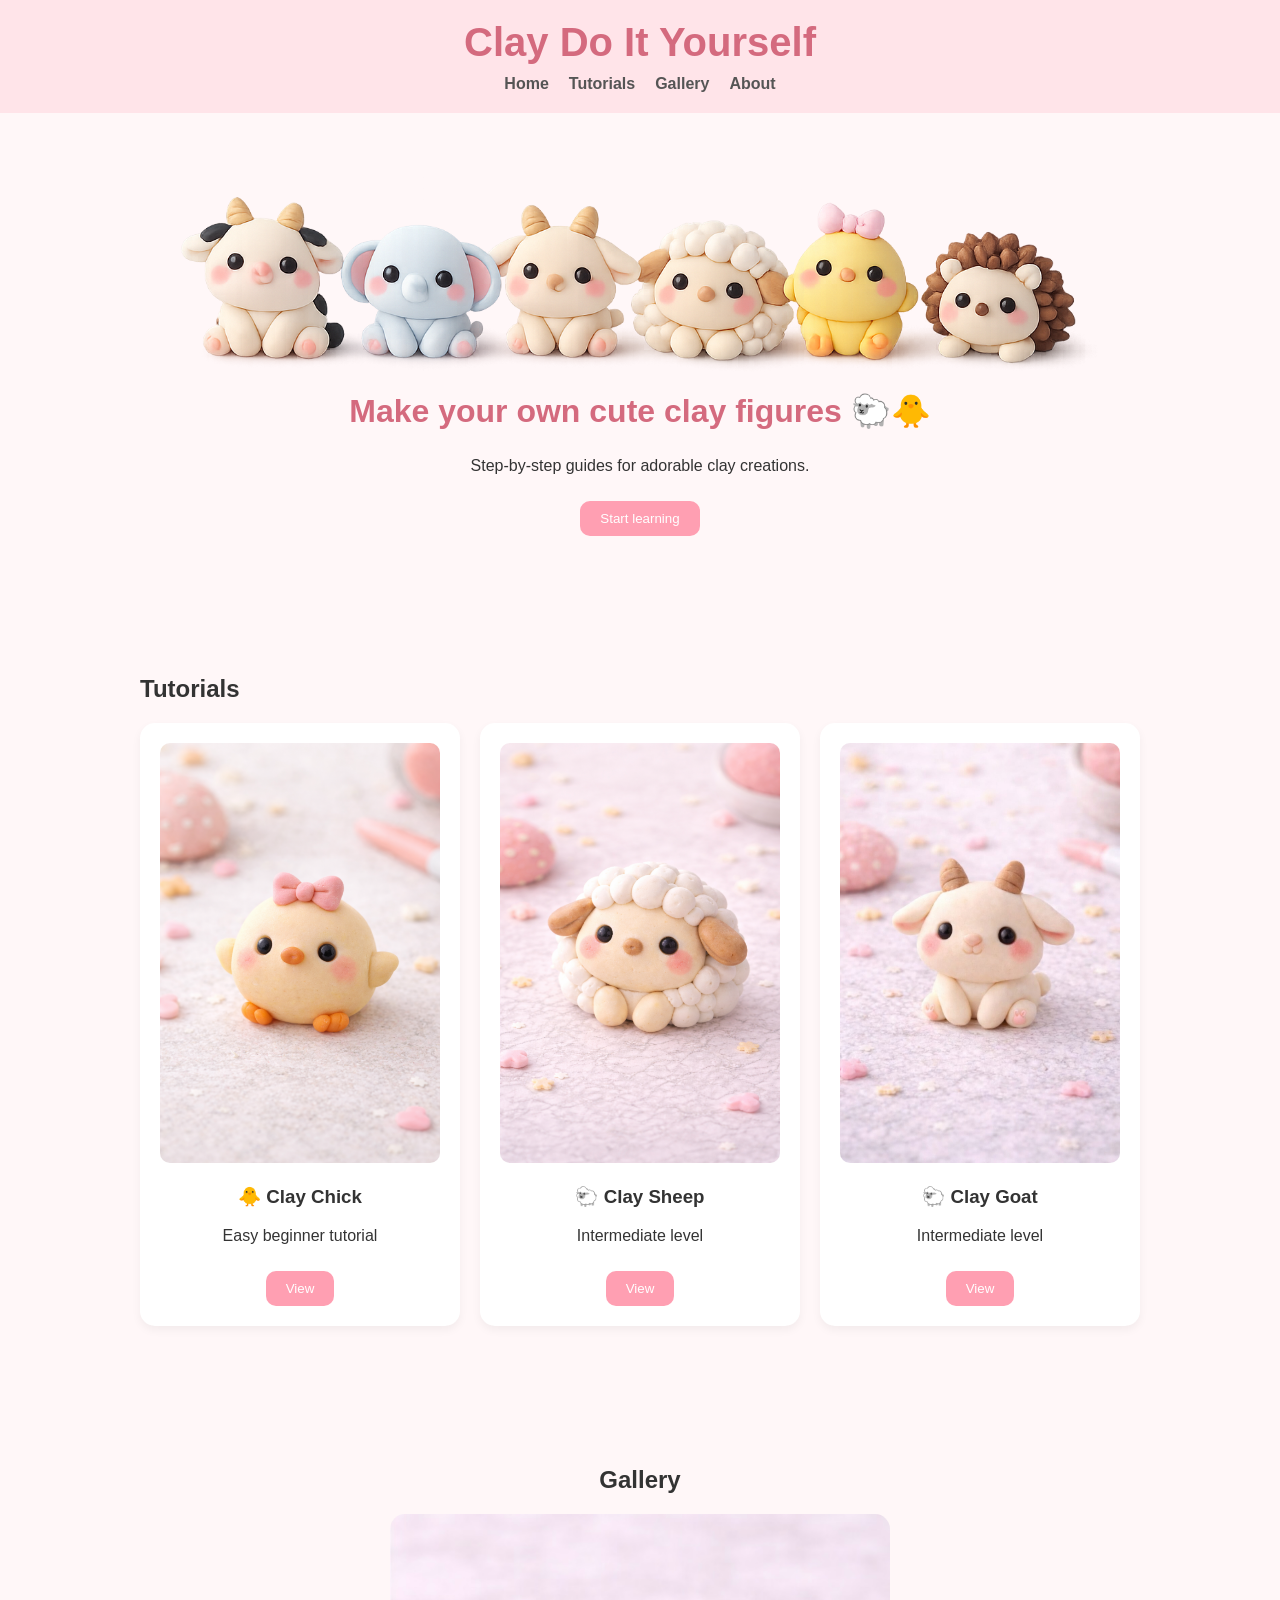
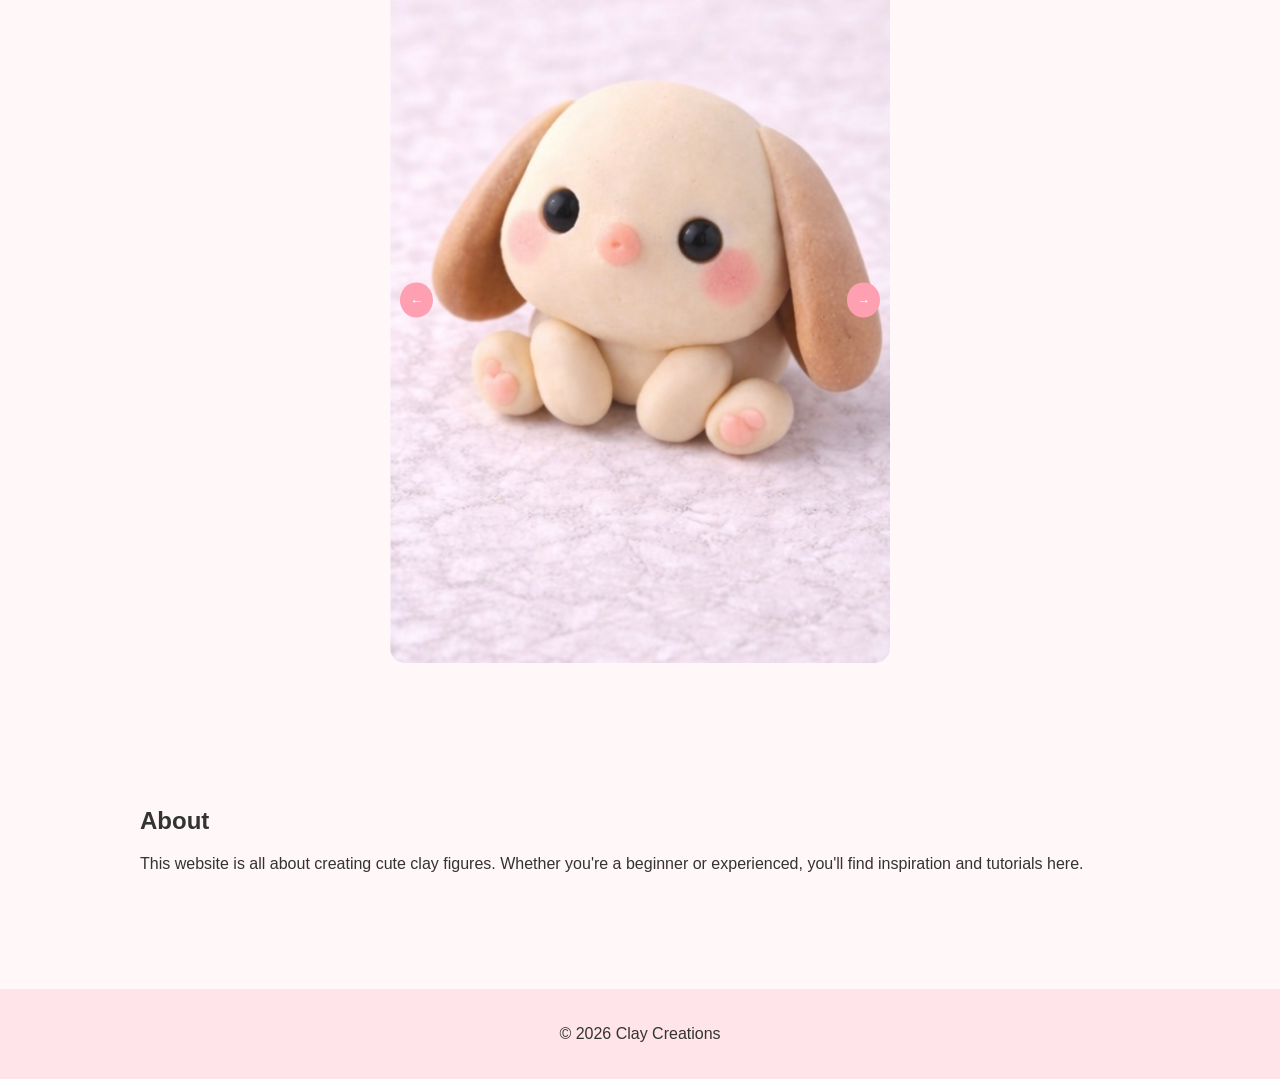
<file: index.html>
<!DOCTYPE html>
<html lang="en">
<head>
<meta charset="UTF-8">
<meta name="viewport" content="width=device-width, initial-scale=1.0">
<title>Clay Creations</title>

<style>
    body {
        margin: 0;
        font-family: 'Segoe UI', sans-serif;
        background: #fff7f8;
        color: #333;
    }

    header {
        background: #ffe4e9;
        padding: 20px;
        text-align: center;
    }

    header h1 {
        margin: 0;
        font-size: 2.5em;
        color: #d46a7e;
    }

    nav {
        display: flex;
        justify-content: center;
        gap: 20px;
        margin-top: 10px;
    }

    nav a {
        text-decoration: none;
        color: #555;
        font-weight: bold;
    }

    section {
        padding: 60px 20px;
        max-width: 1000px;
        margin: auto;
    }

    .hero {
        text-align: center;
    }

    .hero img {
        width: 250px;
        border-radius: 20px;
    }

    .hero h2 {
        font-size: 2em;
        margin-top: 20px;
        color: #d46a7e;
    }

    .grid {
        display: grid;
        grid-template-columns: repeat(auto-fit, minmax(200px, 1fr));
        gap: 20px;
    }

    .card {
        background: white;
        padding: 20px;
        border-radius: 15px;
        box-shadow: 0 4px 10px rgba(0,0,0,0.05);
        text-align: center;
    }

    .card img {
        width: 100%;
        border-radius: 10px;
    }

    footer {
        text-align: center;
        padding: 20px;
        background: #ffe4e9;
        margin-top: 40px;
    }

    button {
        background: #ff9fb2;
        border: none;
        padding: 10px 20px;
        border-radius: 10px;
        color: white;
        cursor: pointer;
        margin-top: 10px;
    }

    button:hover {
        background: #ff7f99;
    }
</style>
</head>

<body>

<header>
    <h1>Clay Do It Yourself</h1>
    <nav>
        <a href="#home">Home</a>
        <a href="#tutorials">Tutorials</a>
        <a href="#gallery">Gallery</a>
        <a href="#about">About</a>
    </nav>
</header>

<section id="home" class="hero">
    <img src="banner.png" alt="Clay art" style="width: 100%; display: block;">
    <h2>Make your own cute clay figures 🐑🐥</h2>
    <p>Step-by-step guides for adorable clay creations.</p>
    <button onclick="scrollToSection('tutorials')">Start learning</button>
</section>

<section id="tutorials">
    <h2>Tutorials</h2>
    <div class="grid">
        <div class="card">
            <img src="Claychick.png" alt="Clay Chick" class="card-img">
            <h3>🐥 Clay Chick</h3>
            <p>Easy beginner tutorial</p>
            <button onclick="window.location.href='clay-chick.html'">View</button>
            </div>

        <div class="card">
            <img src="Claysheep.png" alt="Clay Sheep" class="card-img">
            <h3>🐑 Clay Sheep</h3>
            <p>Intermediate level</p>
            <button onclick="window.location.href='clay-sheep.html'">View</button>
        </div>
        
        <div class="card">
            <img src="Claygoat.png" alt="Clay Sheep" class="card-img">
            <h3>🐑 Clay Goat</h3>
            <p>Intermediate level</p>
            <button onclick="window.location.href='clay-goat.html'">View</button>
        </div>
    </div>
</section>
<script>
const images = [
    "Claybunny.png",
    "Claygoat.png",
    "Clayhedgehog.png"
];

let currentIndex = 0;

function showImage() {
    document.getElementById("gallery-img").src = images[currentIndex];
}

function nextImage() {
    currentIndex = (currentIndex + 1) % images.length;
    showImage();
}

function prevImage() {
    currentIndex = (currentIndex - 1 + images.length) % images.length;
    showImage();
}
</script>
    
<section id="gallery">
    <h2 style="text-align:center;">Gallery</h2>

    <div style="position: relative; max-width: 500px; margin: auto;">

        <!-- Images -->
        <img id="gallery-img" src="Claybunny.png" 
             style="width:100%; border-radius:15px;">

        <!-- Left arrow -->
        <button onclick="prevImage()" 
            style="position:absolute; top:50%; left:10px; transform:translateY(-50%);
                   background:#ff9fb2; border:none; color:white; padding:10px;
                   border-radius:50%; cursor:pointer;">
            ←
        </button>

        <!-- Right arrow -->
        <button onclick="nextImage()" 
            style="position:absolute; top:50%; right:10px; transform:translateY(-50%);
                   background:#ff9fb2; border:none; color:white; padding:10px;
                   border-radius:50%; cursor:pointer;">
            →
        </button>

    </div>
</section>

<section id="about">
    <h2>About</h2>
    <p>
        This website is all about creating cute clay figures. 
        Whether you're a beginner or experienced, you'll find inspiration and tutorials here.
    </p>
</section>

<footer>
    <p>© 2026 Clay Creations</p>
</footer>

<script>
function scrollToSection(id) {
    document.getElementById(id).scrollIntoView({ behavior: 'smooth' });
}
</script>

</body>
</html>
</file>
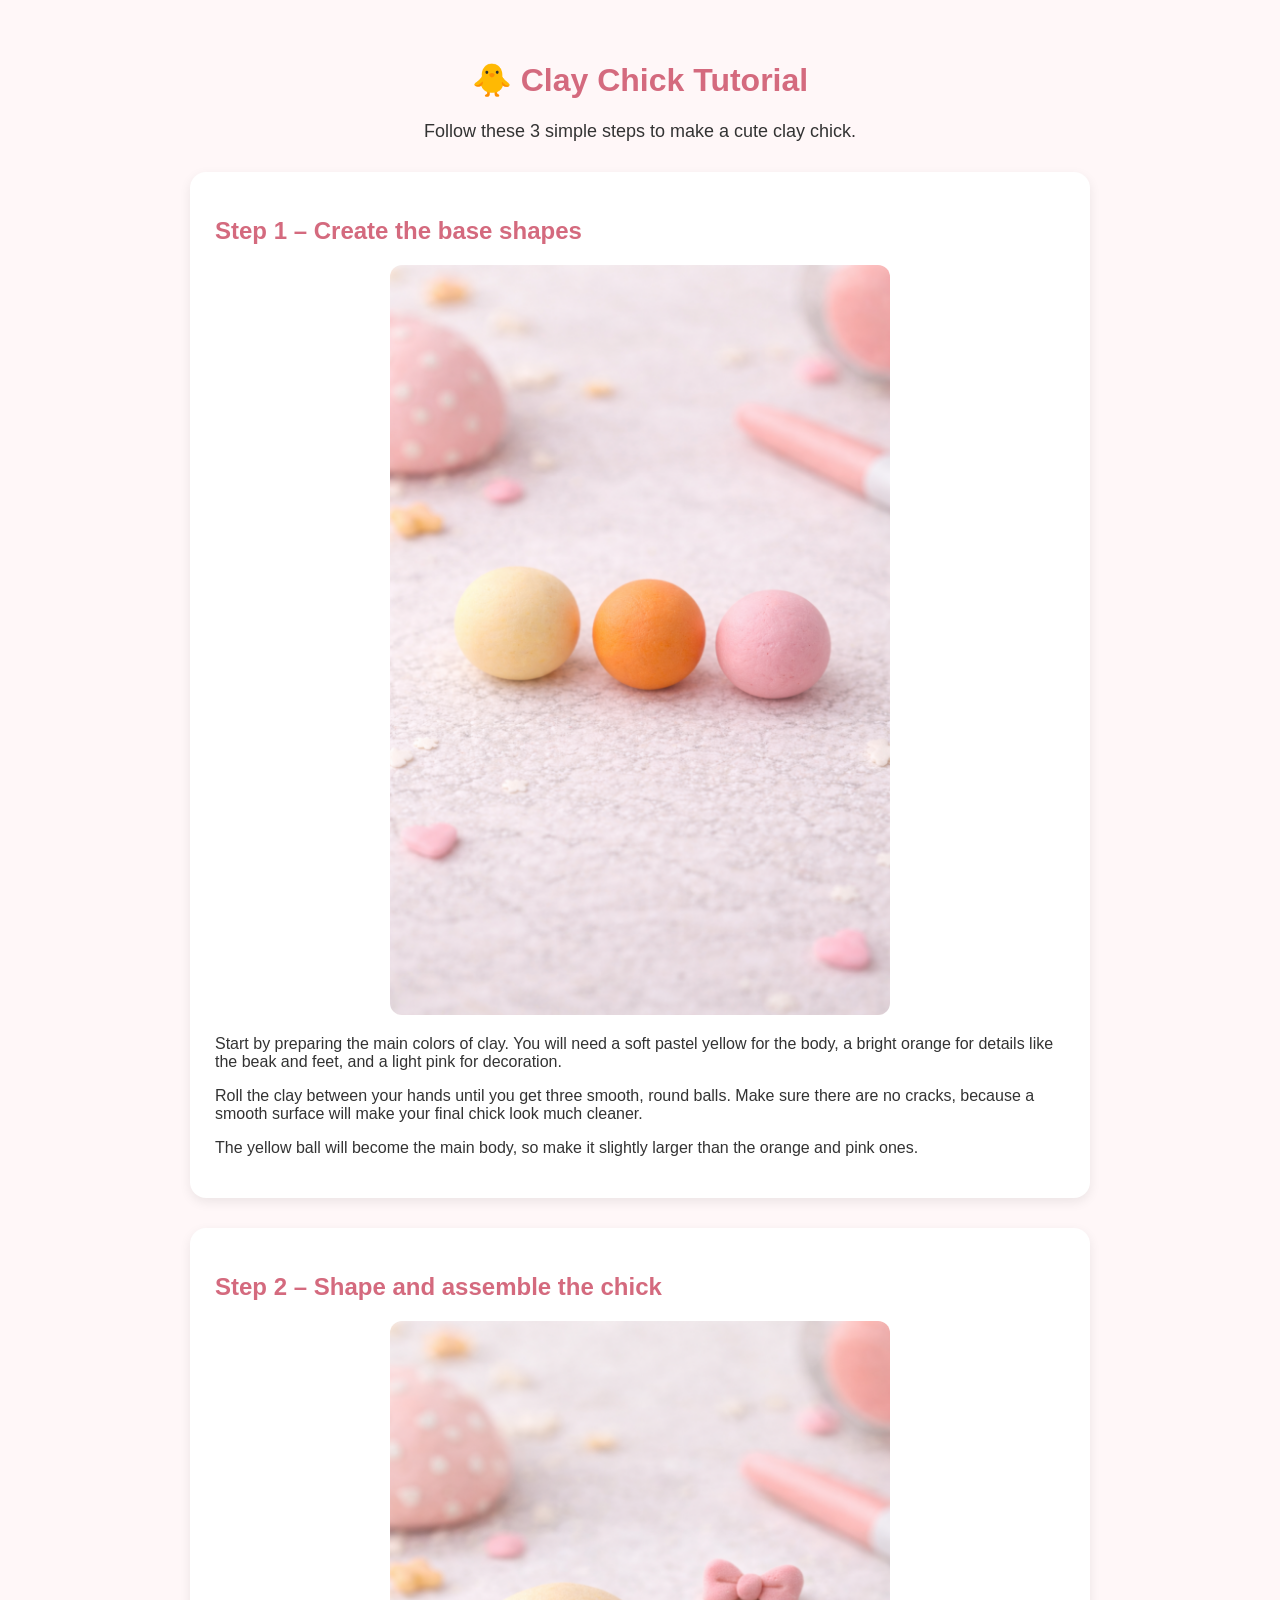
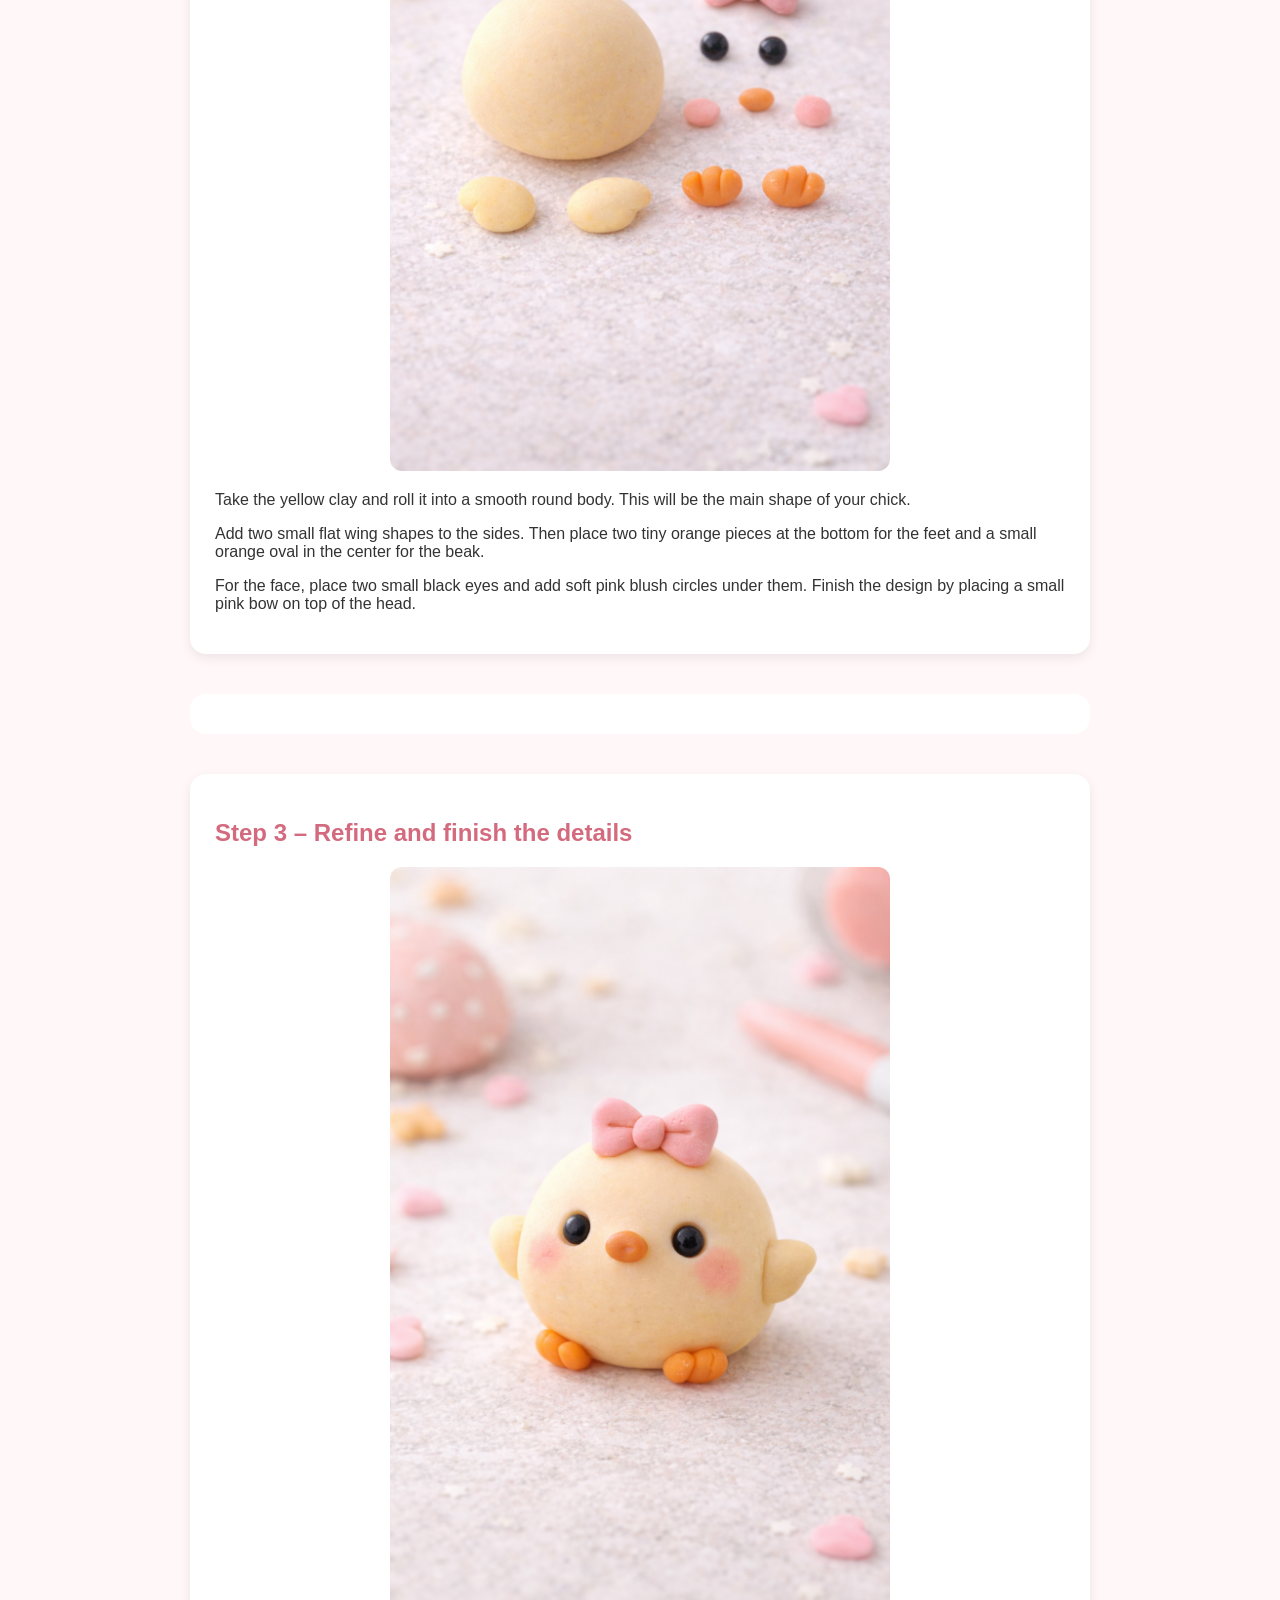
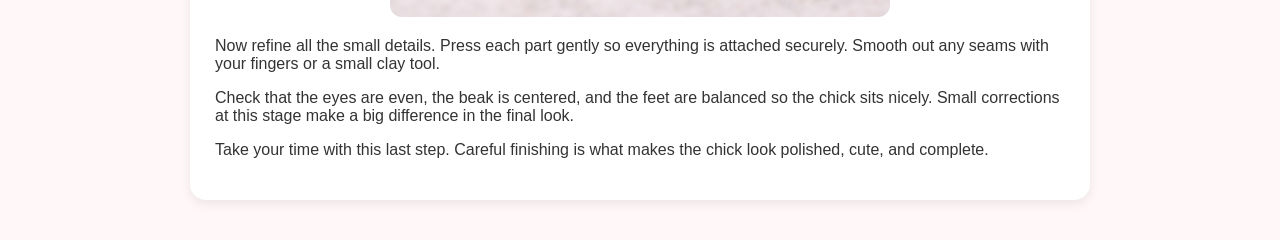
<file: clay-chick.html>
<!DOCTYPE html>
<html lang="en">
<head>
    <meta charset="UTF-8">
    <meta name="viewport" content="width=device-width, initial-scale=1.0">
    <title>Clay Chick Tutorial</title>

    <!-- Google AdSense -->
    <script async src="https://pagead2.googlesyndication.com/pagead/js/adsbygoogle.js?client=ca-pub-5327857262744447"
         crossorigin="anonymous"></script>
</head>

<body style="margin: 0; font-family: Arial, sans-serif; background-color: #fff7f8; color: #333;">

    <div style="max-width: 900px; margin: 0 auto; padding: 40px 20px;">

        <h1 style="text-align: center; color: #d46a7e;">🐥 Clay Chick Tutorial</h1>
        <p style="text-align: center; font-size: 18px;">
            Follow these 3 simple steps to make a cute clay chick.
        </p>

        <!-- Step 1 -->
        <div style="background: white; border-radius: 16px; padding: 25px; margin-top: 30px; box-shadow: 0 4px 12px rgba(0,0,0,0.08);">
            <h2 style="color: #d46a7e;">Step 1 – Create the base shapes</h2>
            <img src="chickstep1.png" alt="Step 1 Clay balls" style="width: 100%; max-width: 500px; display: block; margin: 20px auto; border-radius: 12px;">
            <p>
                Start by preparing the main colors of clay. You will need a soft pastel yellow for the body,
                a bright orange for details like the beak and feet, and a light pink for decoration.
            </p>
            <p>
                Roll the clay between your hands until you get three smooth, round balls. Make sure there are
                no cracks, because a smooth surface will make your final chick look much cleaner.
            </p>
            <p>
                The yellow ball will become the main body, so make it slightly larger than the orange and pink ones.
            </p>
        </div>

        <!-- Step 2 -->
        <div style="background: white; border-radius: 16px; padding: 25px; margin-top: 30px; box-shadow: 0 4px 12px rgba(0,0,0,0.08);">
            <h2 style="color: #d46a7e;">Step 2 – Shape and assemble the chick</h2>
            <img src="chickstep2.png" alt="Step 2 Finished chick" style="width: 100%; max-width: 500px; display: block; margin: 20px auto; border-radius: 12px;">
            <p>
                Take the yellow clay and roll it into a smooth round body. This will be the main shape of your chick.
            </p>
            <p>
                Add two small flat wing shapes to the sides. Then place two tiny orange pieces at the bottom for the feet
                and a small orange oval in the center for the beak.
            </p>
            <p>
                For the face, place two small black eyes and add soft pink blush circles under them. Finish the design
                by placing a small pink bow on top of the head.
            </p>
        </div>

        <!-- Advertisement -->
        <div style="margin: 40px 0; padding: 20px; background: white; border-radius: 16px; text-align:center;">
            <ins class="adsbygoogle"
                 style="display:block; text-align:center;"
                 data-ad-layout="in-article"
                 data-ad-format="fluid"
                 data-ad-client="ca-pub-5327857262744447"
                 data-ad-slot="9426107726"></ins>
        </div>

        <script>
            (adsbygoogle = window.adsbygoogle || []).push({});
        </script>

        <!-- Step 3 -->
        <div style="background: white; border-radius: 16px; padding: 25px; margin-top: 30px; box-shadow: 0 4px 12px rgba(0,0,0,0.08);">
            <h2 style="color: #d46a7e;">Step 3 – Refine and finish the details</h2>
            <img src="chickstep3.png" alt="Step 3 Clay chick" style="width: 100%; max-width: 500px; display: block; margin: 20px auto; border-radius: 12px;">
            <p>
                Now refine all the small details. Press each part gently so everything is attached securely.
                Smooth out any seams with your fingers or a small clay tool.
            </p>
            <p>
                Check that the eyes are even, the beak is centered, and the feet are balanced so the chick sits nicely.
                Small corrections at this stage make a big difference in the final look.
            </p>
            <p>
                Take your time with this last step. Careful finishing is what makes the chick look polished, cute, and complete.
            </p>
        </div>

    </div>

</body>
</html>
</file>
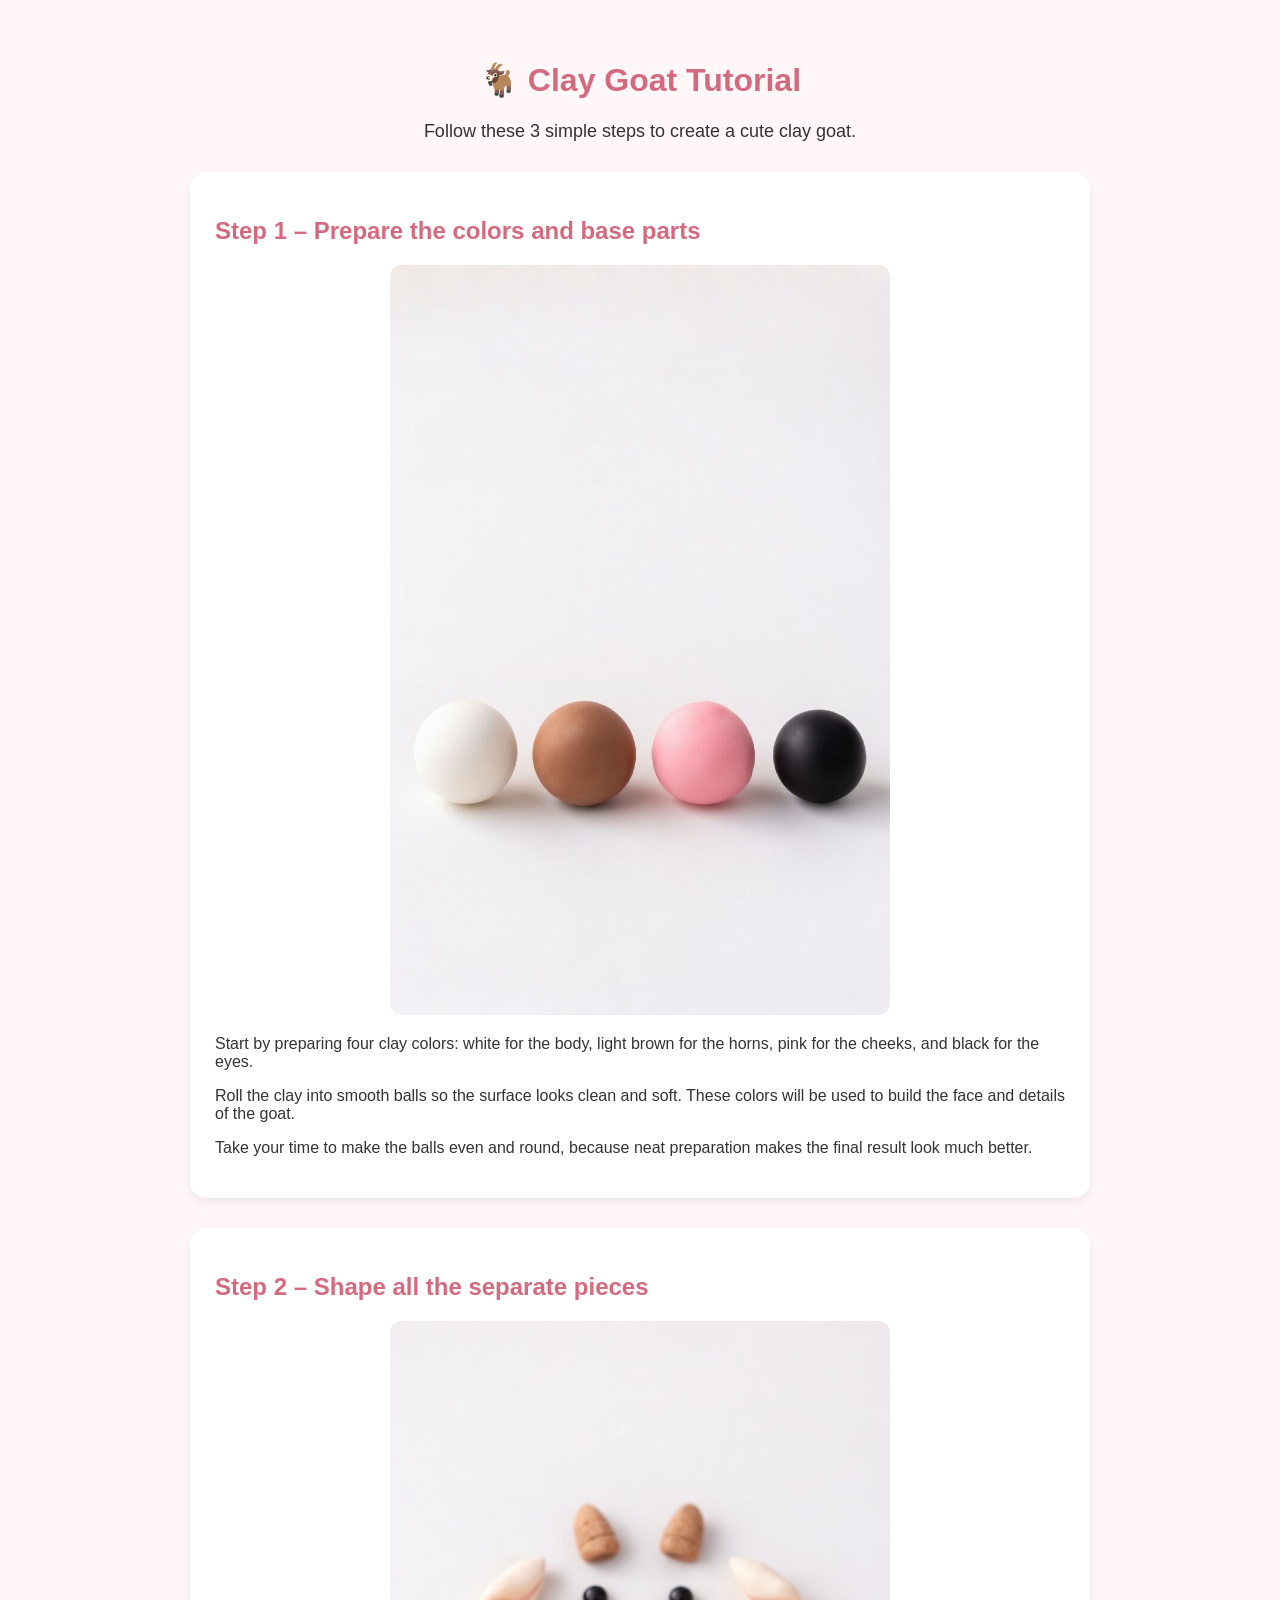
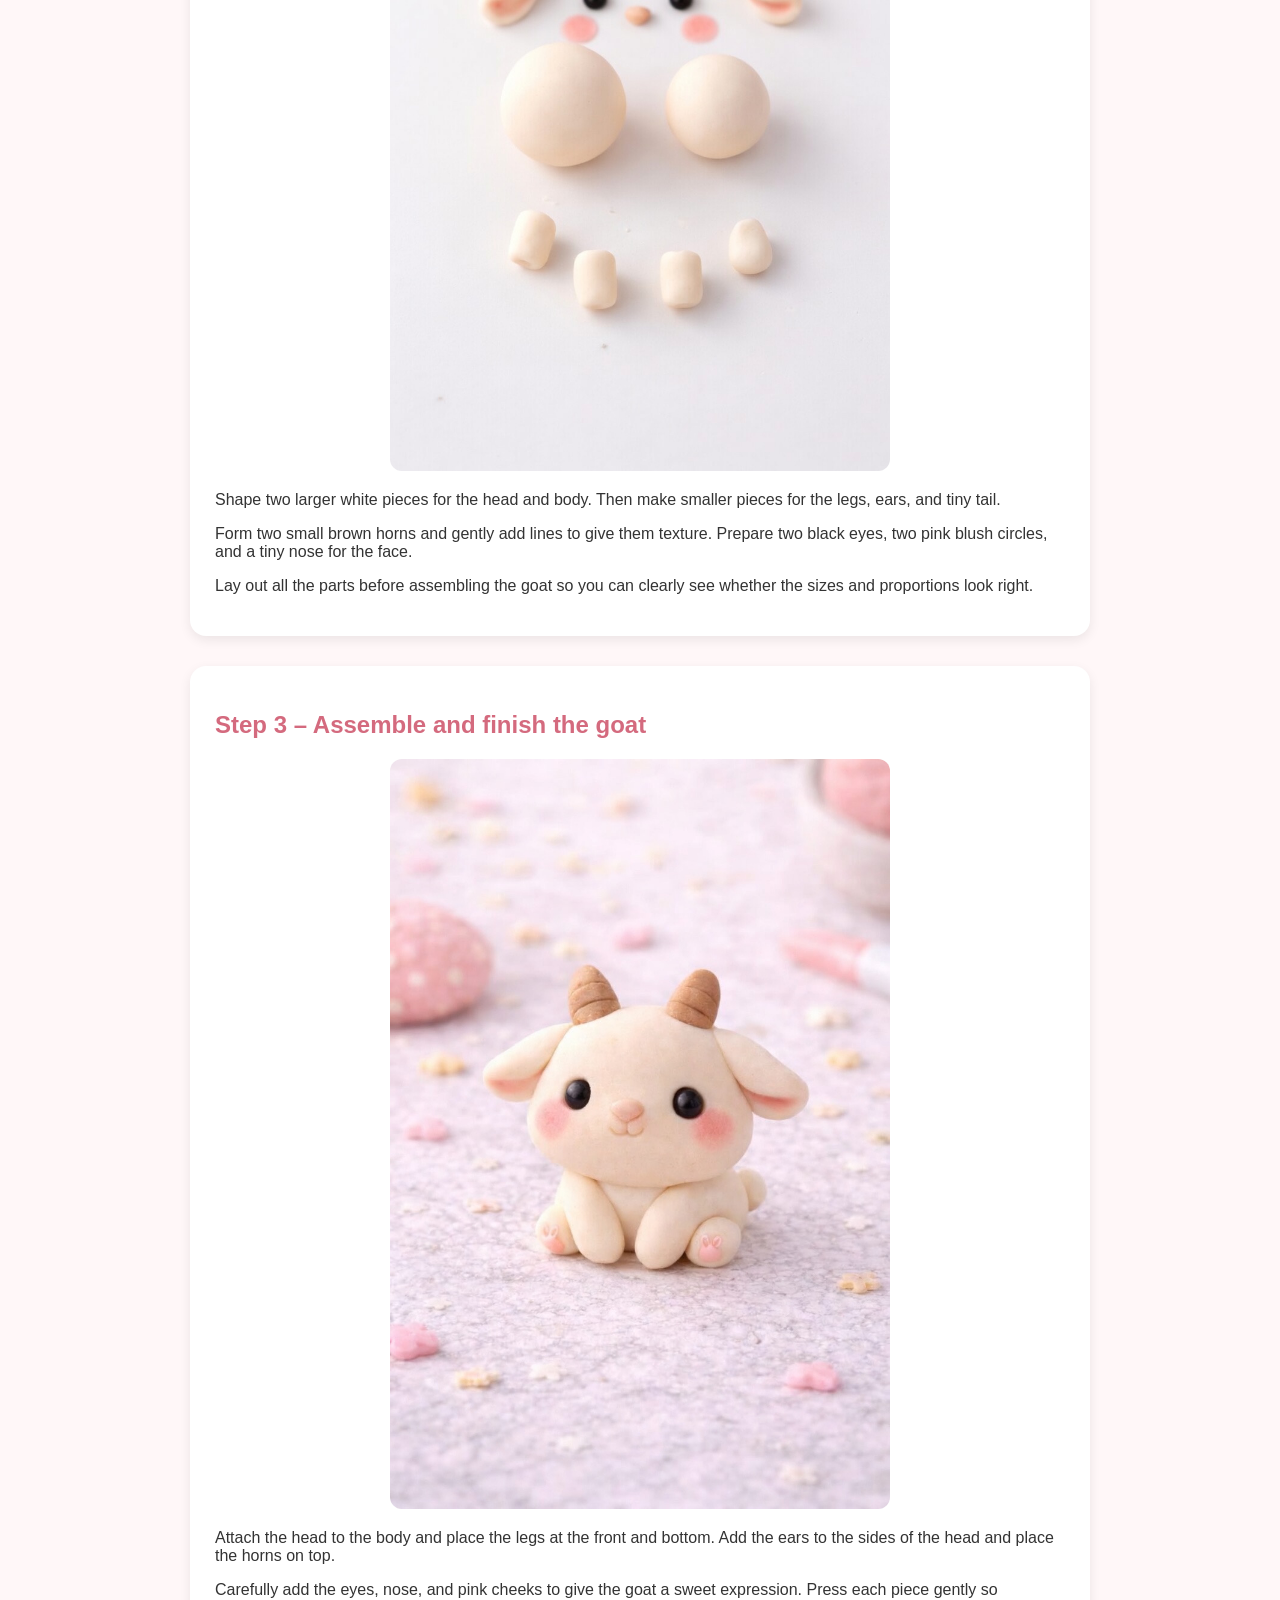
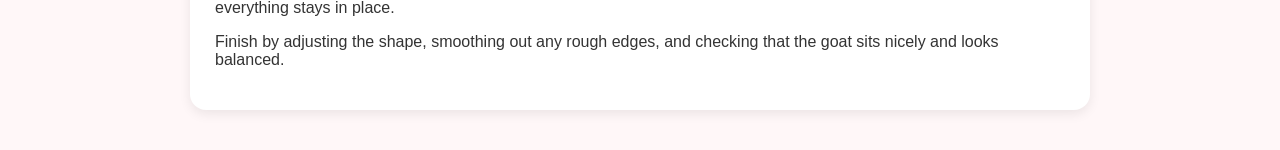
<file: clay-goat.html>
<!DOCTYPE html>
<html lang="en">
<head>
  <meta charset="UTF-8">
  <meta name="viewport" content="width=device-width, initial-scale=1.0">
  <title>Clay Goat Tutorial</title>
</head>

<body style="margin: 0; font-family: Arial, sans-serif; background-color: #fff7f8; color: #333;">

  <div style="max-width: 900px; margin: 0 auto; padding: 40px 20px;">

    <h1 style="text-align: center; color: #d46a7e;">🐐 Clay Goat Tutorial</h1>
    <p style="text-align: center; font-size: 18px;">
      Follow these 3 simple steps to create a cute clay goat.
    </p>

    <!-- Step 1 -->
    <div style="background: white; border-radius: 16px; padding: 25px; margin-top: 30px; box-shadow: 0 4px 12px rgba(0,0,0,0.08);">
      <h2 style="color: #d46a7e;">Step 1 – Prepare the colors and base parts</h2>
      <img src="goatstep1.png" alt="Step 1 goat clay colors" style="width: 100%; max-width: 500px; display: block; margin: 20px auto; border-radius: 12px;">
      <p>
        Start by preparing four clay colors: white for the body, light brown for the horns, pink for the cheeks,
        and black for the eyes.
      </p>
      <p>
        Roll the clay into smooth balls so the surface looks clean and soft. These colors will be used to build
        the face and details of the goat.
      </p>
      <p>
        Take your time to make the balls even and round, because neat preparation makes the final result look much better.
      </p>
    </div>

    <!-- Step 2 -->
    <div style="background: white; border-radius: 16px; padding: 25px; margin-top: 30px; box-shadow: 0 4px 12px rgba(0,0,0,0.08);">
      <h2 style="color: #d46a7e;">Step 2 – Shape all the separate pieces</h2>
      <img src="goatstep2.png" alt="Step 2 goat separate parts" style="width: 100%; max-width: 500px; display: block; margin: 20px auto; border-radius: 12px;">
      <p>
        Shape two larger white pieces for the head and body. Then make smaller pieces for the legs, ears,
        and tiny tail.
      </p>
      <p>
        Form two small brown horns and gently add lines to give them texture. Prepare two black eyes,
        two pink blush circles, and a tiny nose for the face.
      </p>
      <p>
        Lay out all the parts before assembling the goat so you can clearly see whether the sizes and proportions look right.
      </p>
    </div>

    <!-- Step 3 -->
    <div style="background: white; border-radius: 16px; padding: 25px; margin-top: 30px; box-shadow: 0 4px 12px rgba(0,0,0,0.08);">
      <h2 style="color: #d46a7e;">Step 3 – Assemble and finish the goat</h2>
      <img src="Claygoat.png" alt="Step 3 finished clay goat" style="width: 100%; max-width: 500px; display: block; margin: 20px auto; border-radius: 12px;">
      <p>
        Attach the head to the body and place the legs at the front and bottom. Add the ears to the sides of the head
        and place the horns on top.
      </p>
      <p>
        Carefully add the eyes, nose, and pink cheeks to give the goat a sweet expression. Press each piece gently
        so everything stays in place.
      </p>
      <p>
        Finish by adjusting the shape, smoothing out any rough edges, and checking that the goat sits nicely and looks balanced.
      </p>
    </div>

  </div>

</body>
</html>
</file>
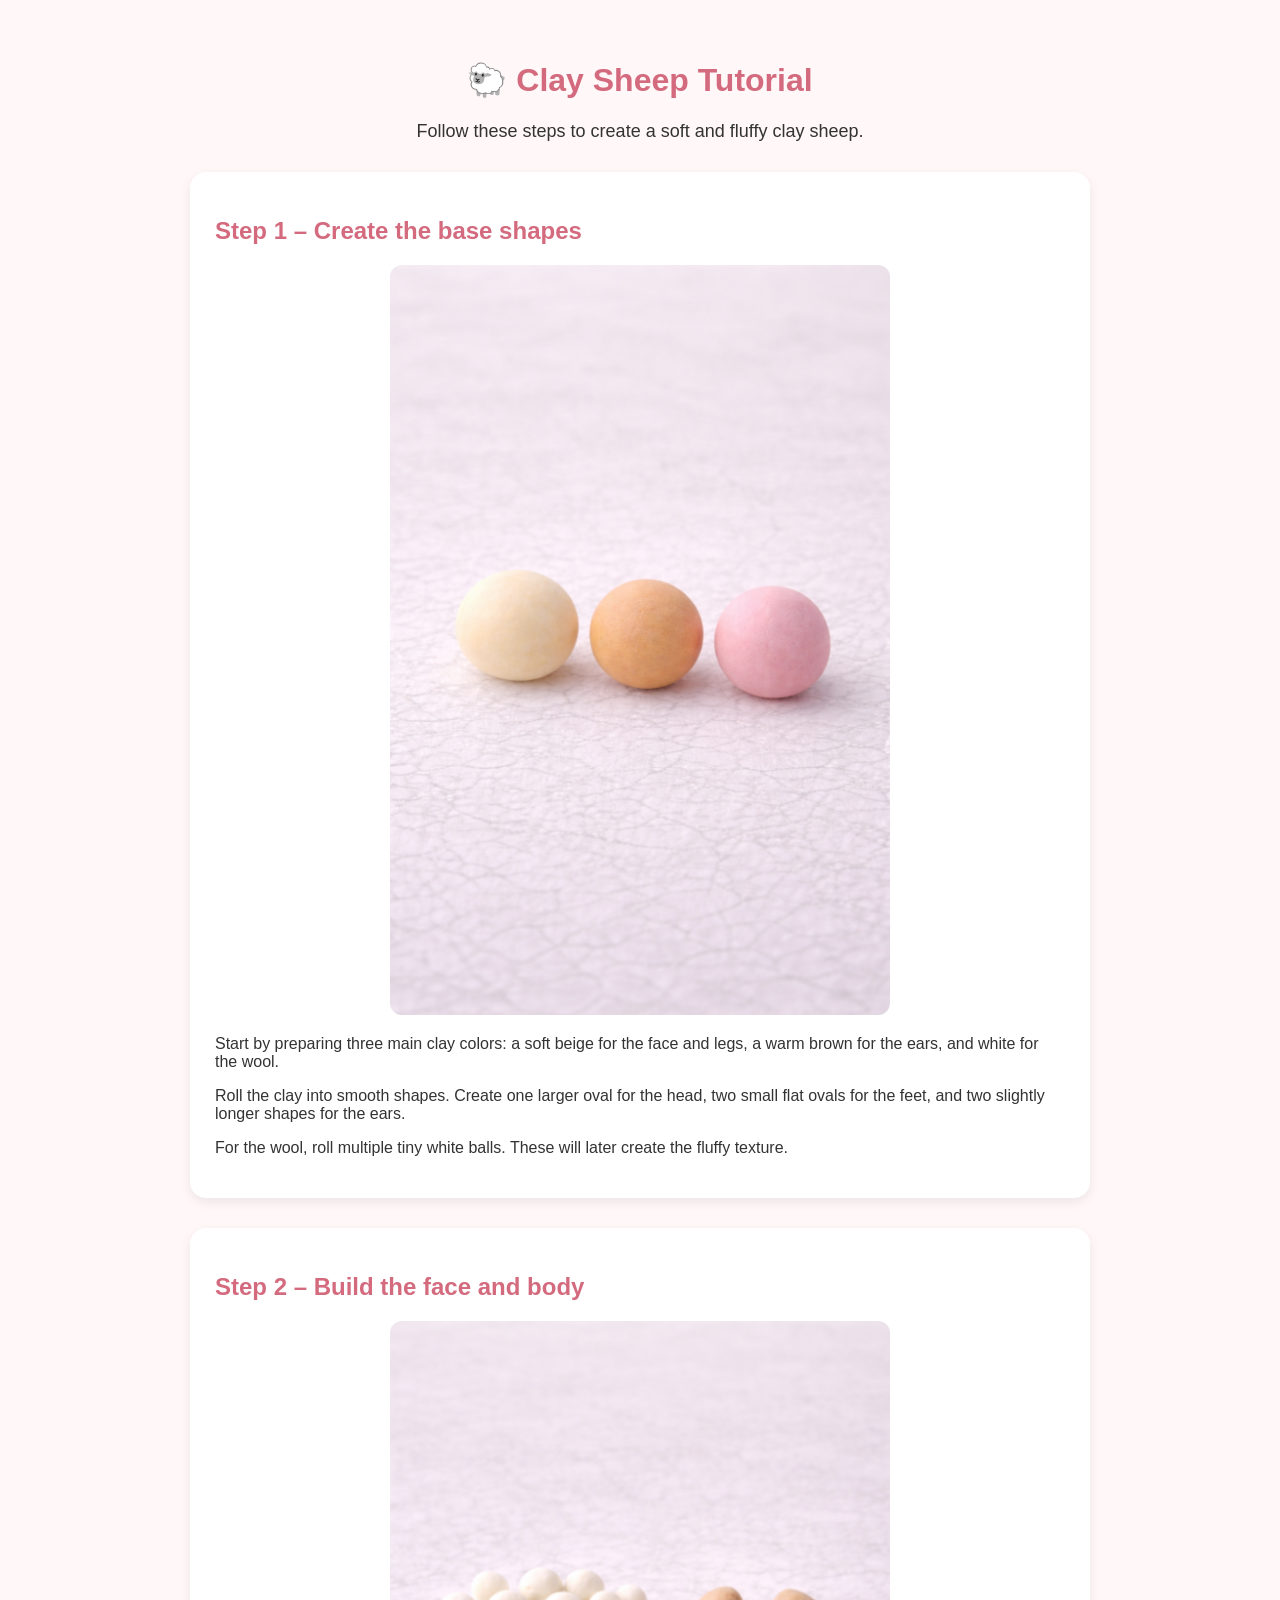
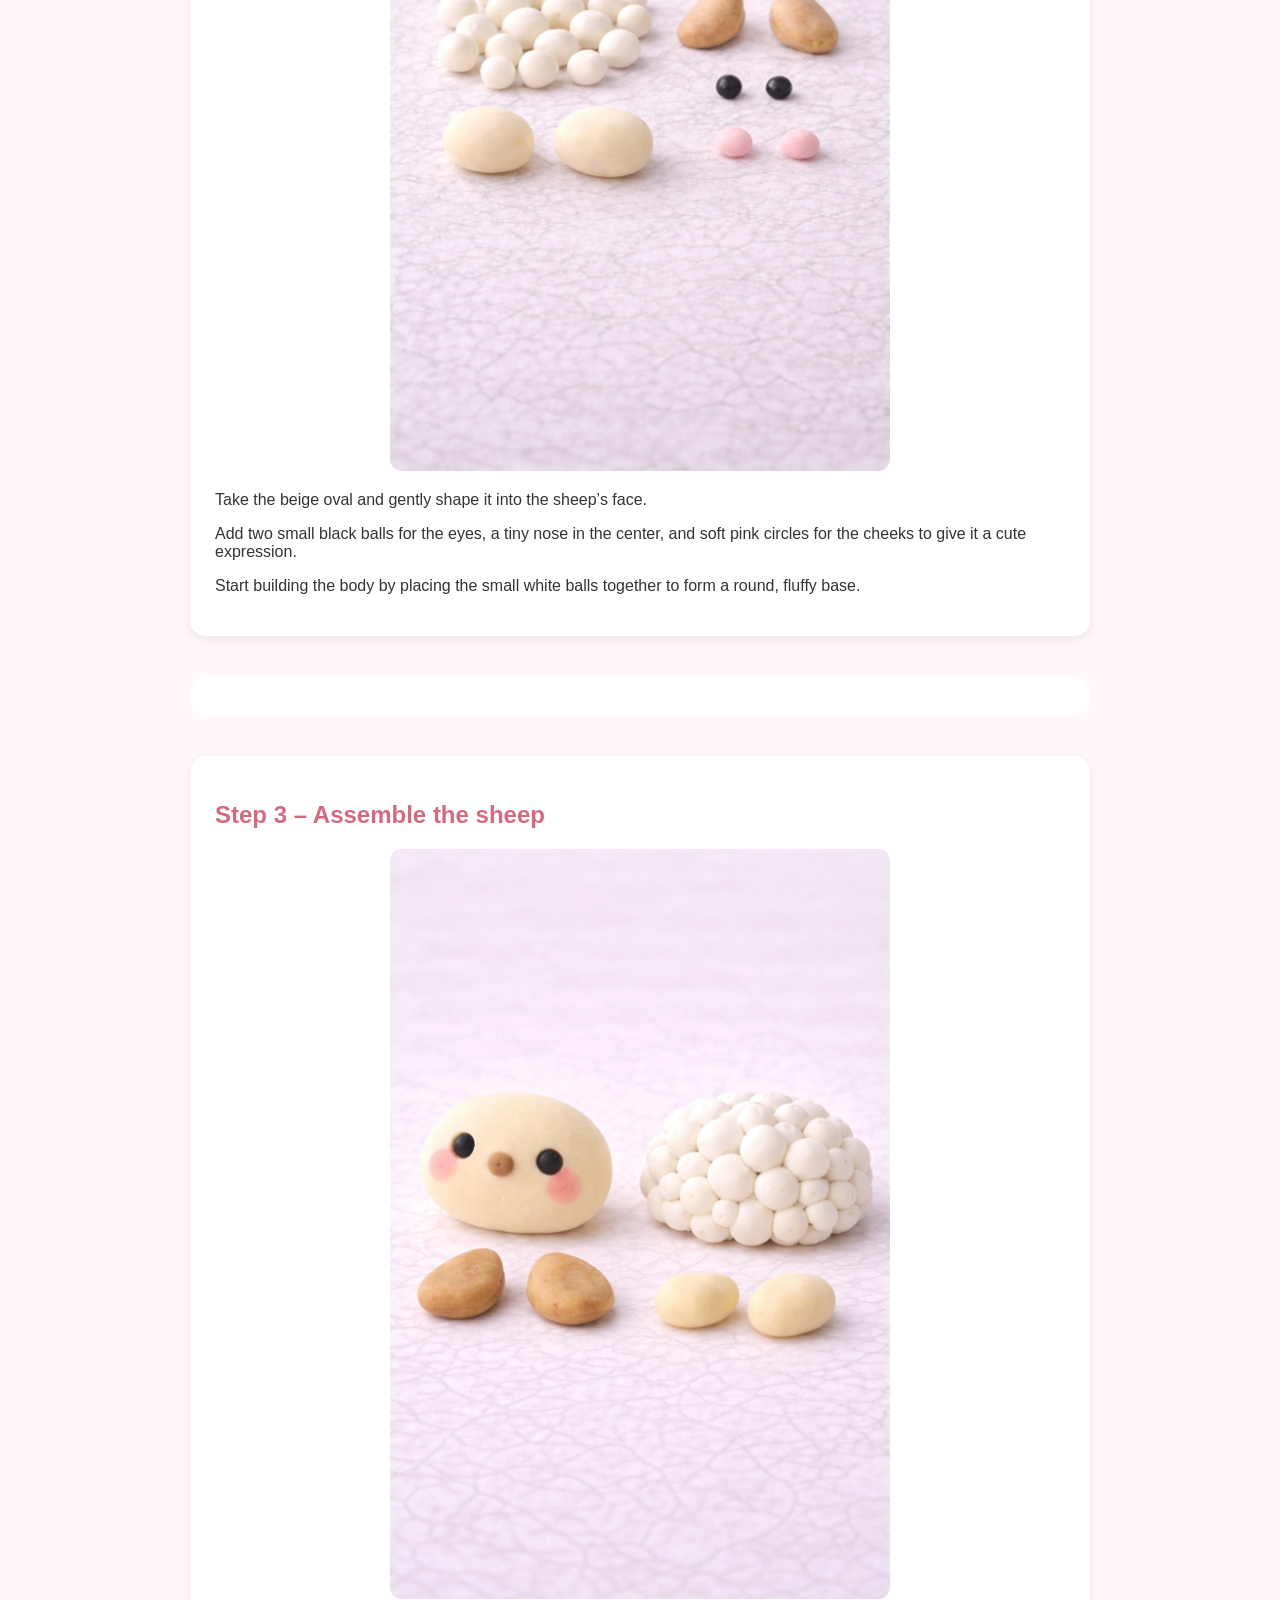
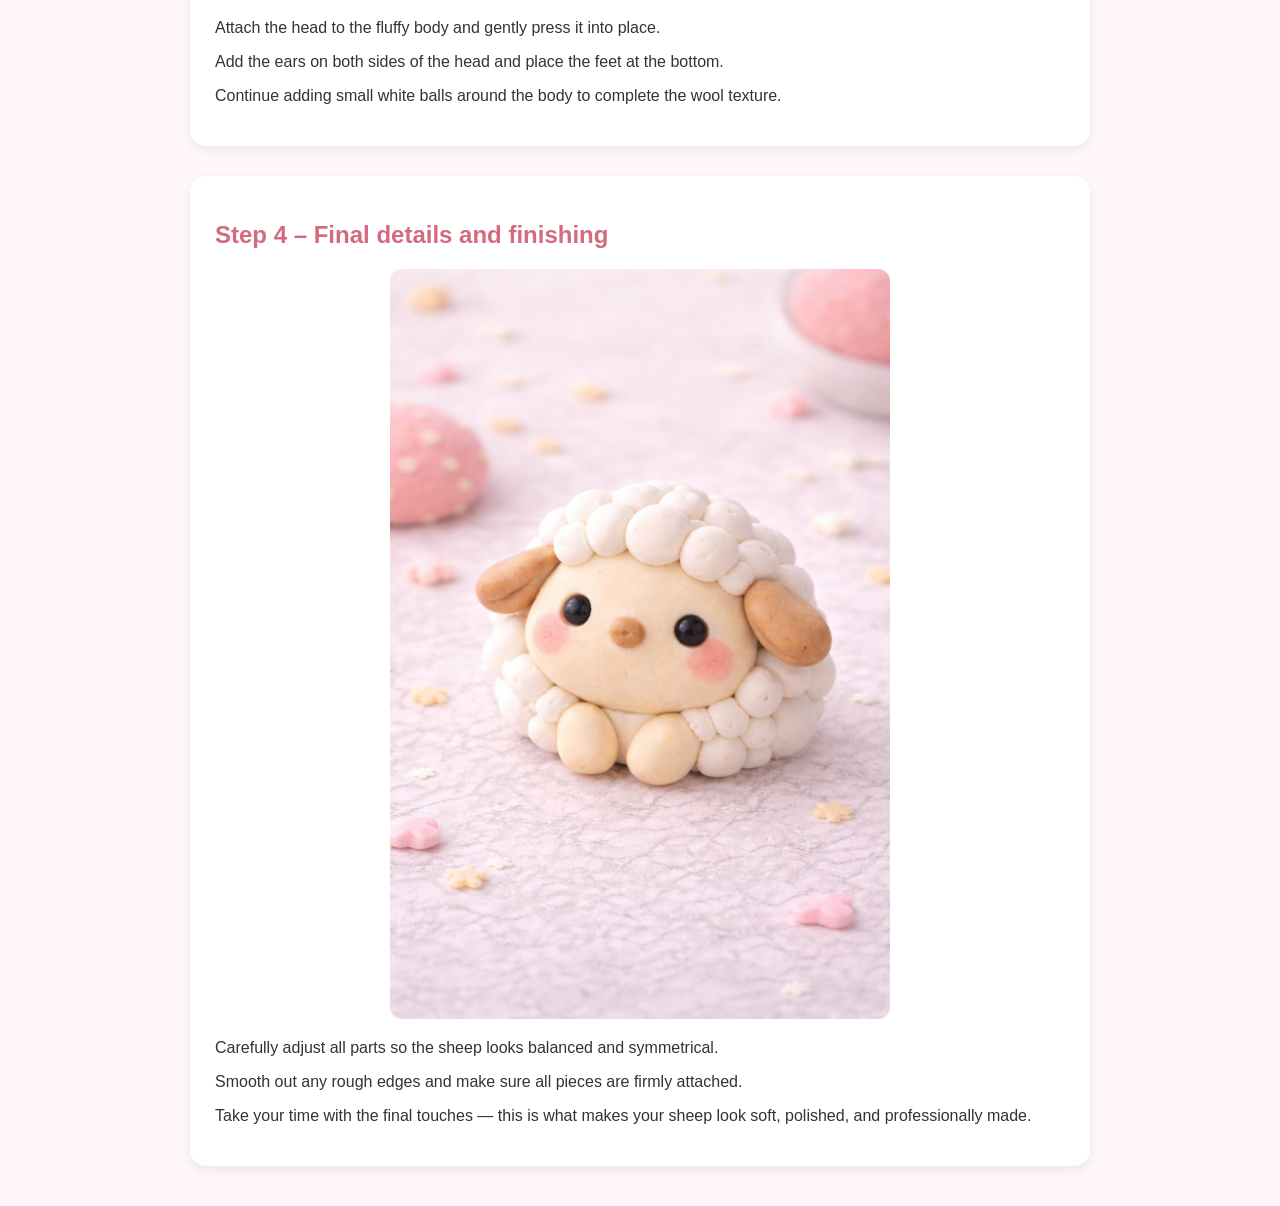
<file: clay-sheep.html>
<!DOCTYPE html>
<html lang="en">
<head>
  <meta charset="UTF-8">
  <meta name="viewport" content="width=device-width, initial-scale=1.0">
  <title>Clay Sheep Tutorial</title>

  <script async src="https://pagead2.googlesyndication.com/pagead/js/adsbygoogle.js?client=ca-pub-5327857262744447"
       crossorigin="anonymous"></script>
</head>

<body style="margin: 0; font-family: Arial, sans-serif; background-color: #fff7f8; color: #333;">

  <div style="max-width: 900px; margin: 0 auto; padding: 40px 20px;">
    
    <h1 style="text-align: center; color: #d46a7e;">🐑 Clay Sheep Tutorial</h1>
    <p style="text-align: center; font-size: 18px;">
      Follow these steps to create a soft and fluffy clay sheep.
    </p>

    <!-- Step 1 -->
    <div style="background: white; border-radius: 16px; padding: 25px; margin-top: 30px; box-shadow: 0 4px 12px rgba(0,0,0,0.08);">
      <h2 style="color: #d46a7e;">Step 1 – Create the base shapes</h2>
      <img src="sheepstep1.png" alt="Step 1 sheep base" style="width: 100%; max-width: 500px; display: block; margin: 20px auto; border-radius: 12px;">
      
      <p>
        Start by preparing three main clay colors: a soft beige for the face and legs,
        a warm brown for the ears, and white for the wool.
      </p>
      <p>
        Roll the clay into smooth shapes. Create one larger oval for the head,
        two small flat ovals for the feet, and two slightly longer shapes for the ears.
      </p>
      <p>
        For the wool, roll multiple tiny white balls. These will later create the fluffy texture.
      </p>
    </div>

    <!-- Step 2 -->
    <div style="background: white; border-radius: 16px; padding: 25px; margin-top: 30px; box-shadow: 0 4px 12px rgba(0,0,0,0.08);">
      <h2 style="color: #d46a7e;">Step 2 – Build the face and body</h2>
      <img src="sheepstep2.png" alt="Step 2 sheep parts" style="width: 100%; max-width: 500px; display: block; margin: 20px auto; border-radius: 12px;">
      
      <p>
        Take the beige oval and gently shape it into the sheep’s face.
      </p>
      <p>
        Add two small black balls for the eyes, a tiny nose in the center,
        and soft pink circles for the cheeks to give it a cute expression.
      </p>
      <p>
        Start building the body by placing the small white balls together
        to form a round, fluffy base.
      </p>
    </div>

    <!-- Advertisement -->
    <div style="margin: 40px 0; padding: 20px; background: white; border-radius: 16px; text-align: center;">
      <ins class="adsbygoogle"
           style="display:block; text-align:center;"
           data-ad-layout="in-article"
           data-ad-format="fluid"
           data-ad-client="ca-pub-5327857262744447"
           data-ad-slot="1550786437"></ins>
    </div>
    <script>
         (adsbygoogle = window.adsbygoogle || []).push({});
    </script>
    
    <!-- Step 3 -->
    <div style="background: white; border-radius: 16px; padding: 25px; margin-top: 30px; box-shadow: 0 4px 12px rgba(0,0,0,0.08);">
      <h2 style="color: #d46a7e;">Step 3 – Assemble the sheep</h2>
      <img src="sheepstep3.png" alt="Step 3 assembling sheep" style="width: 100%; max-width: 500px; display: block; margin: 20px auto; border-radius: 12px;">
      
      <p>
        Attach the head to the fluffy body and gently press it into place.
      </p>
      <p>
        Add the ears on both sides of the head and place the feet at the bottom.
      </p>
      <p>
        Continue adding small white balls around the body to complete the wool texture.
      </p>
    </div>

    <!-- Step 4 -->
    <div style="background: white; border-radius: 16px; padding: 25px; margin-top: 30px; box-shadow: 0 4px 12px rgba(0,0,0,0.08);">
      <h2 style="color: #d46a7e;">Step 4 – Final details and finishing</h2>
      <img src="sheepstep4.png" alt="Final sheep" style="width: 100%; max-width: 500px; display: block; margin: 20px auto; border-radius: 12px;">
      
      <p>
        Carefully adjust all parts so the sheep looks balanced and symmetrical.
      </p>
      <p>
        Smooth out any rough edges and make sure all pieces are firmly attached.
      </p>
      <p>
        Take your time with the final touches — this is what makes your sheep look soft,
        polished, and professionally made.
      </p>
    </div>

  </div>

</body>
</html>
</file>
